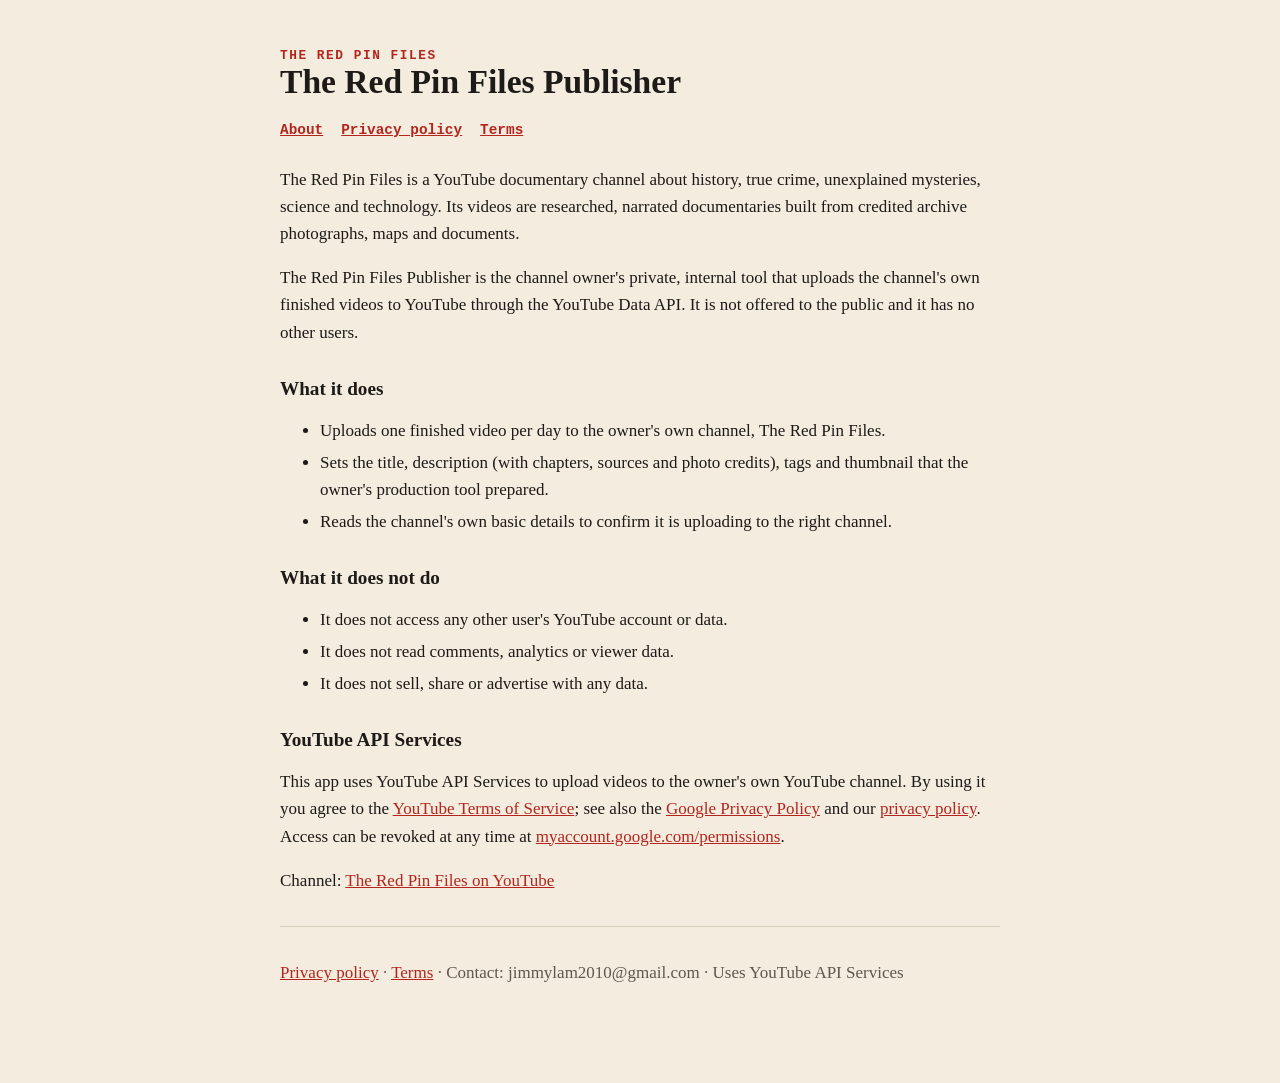
<file: index.html>
<!doctype html><html lang="en"><head><meta charset="utf-8"><meta name="viewport" content="width=device-width,initial-scale=1"><title>The Red Pin Files Publisher</title><link rel="stylesheet" href="style.css"></head><body><main>
<div class="kicker">The Red Pin Files</div><h1>The Red Pin Files Publisher</h1>
<nav><a href="index.html">About</a><a href="privacy.html">Privacy policy</a><a href="terms.html">Terms</a></nav>
<p>The Red Pin Files is a YouTube documentary channel about history, true crime, unexplained mysteries, science and technology. Its videos are researched, narrated documentaries built from credited archive photographs, maps and documents.</p>
<p>The Red Pin Files Publisher is the channel owner's private, internal tool that uploads the channel's own finished videos to YouTube through the YouTube Data API. It is not offered to the public and it has no other users.</p>
<h2>What it does</h2>
<ul><li>Uploads one finished video per day to the owner's own channel, The Red Pin Files.</li>
<li>Sets the title, description (with chapters, sources and photo credits), tags and thumbnail that the owner's production tool prepared.</li>
<li>Reads the channel's own basic details to confirm it is uploading to the right channel.</li></ul>
<h2>What it does not do</h2>
<ul><li>It does not access any other user's YouTube account or data.</li><li>It does not read comments, analytics or viewer data.</li><li>It does not sell, share or advertise with any data.</li></ul>
<h2>YouTube API Services</h2>
<p>This app uses YouTube API Services to upload videos to the owner's own YouTube channel. By using it you agree to the <a href="https://www.youtube.com/t/terms">YouTube Terms of Service</a>; see also the <a href="https://policies.google.com/privacy">Google Privacy Policy</a> and our <a href="privacy.html">privacy policy</a>. Access can be revoked at any time at <a href="https://myaccount.google.com/permissions">myaccount.google.com/permissions</a>.</p>
<p>Channel: <a href="https://www.youtube.com/@theredpinfiles">The Red Pin Files on YouTube</a></p>
<hr><p class="muted"><a href="privacy.html">Privacy policy</a> · <a href="terms.html">Terms</a> · Contact: jimmylam2010@gmail.com · Uses YouTube API Services</p></main></body></html>
</file>
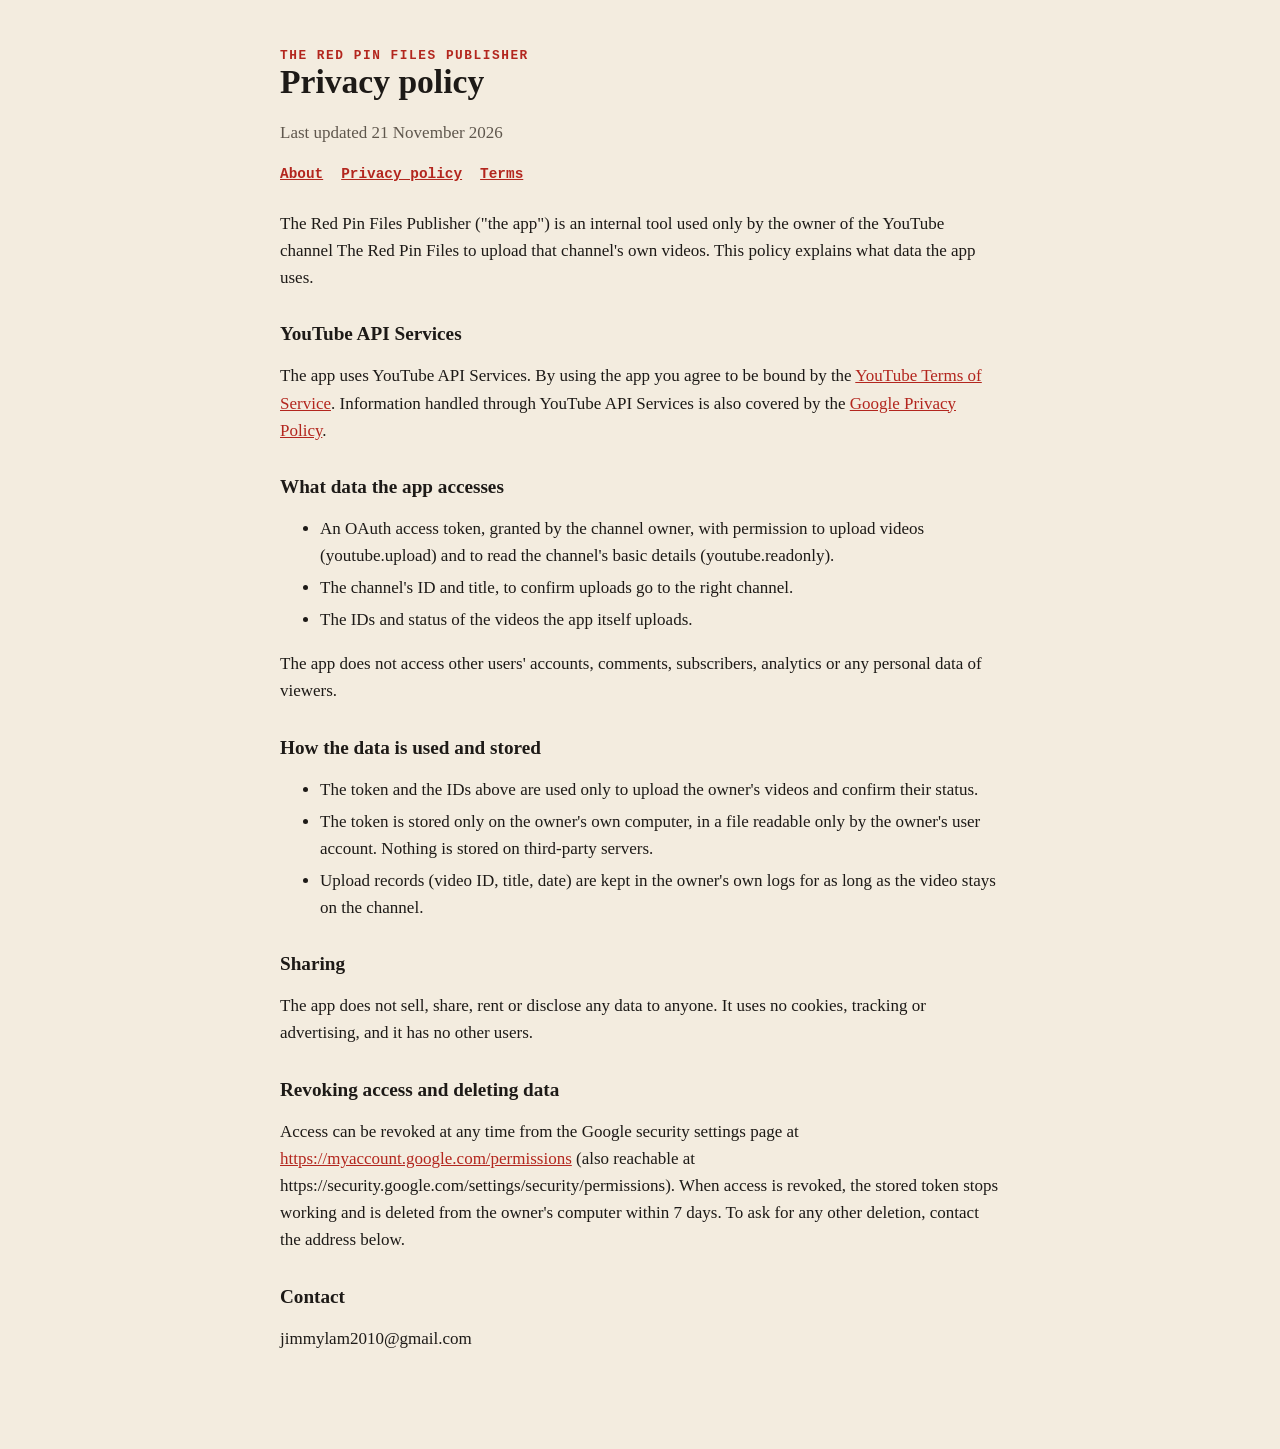
<file: privacy.html>
<!doctype html><html lang="en"><head><meta charset="utf-8"><meta name="viewport" content="width=device-width,initial-scale=1"><title>Privacy Policy · The Red Pin Files Publisher</title><link rel="stylesheet" href="style.css"></head><body><main>
<div class="kicker">The Red Pin Files Publisher</div><h1>Privacy policy</h1><p class="muted">Last updated 21 November 2026</p>
<nav><a href="index.html">About</a><a href="privacy.html">Privacy policy</a><a href="terms.html">Terms</a></nav>
<p>The Red Pin Files Publisher ("the app") is an internal tool used only by the owner of the YouTube channel The Red Pin Files to upload that channel's own videos. This policy explains what data the app uses.</p>
<h2>YouTube API Services</h2>
<p>The app uses YouTube API Services. By using the app you agree to be bound by the <a href="https://www.youtube.com/t/terms">YouTube Terms of Service</a>. Information handled through YouTube API Services is also covered by the <a href="https://policies.google.com/privacy">Google Privacy Policy</a>.</p>
<h2>What data the app accesses</h2>
<ul><li>An OAuth access token, granted by the channel owner, with permission to upload videos (youtube.upload) and to read the channel's basic details (youtube.readonly).</li>
<li>The channel's ID and title, to confirm uploads go to the right channel.</li>
<li>The IDs and status of the videos the app itself uploads.</li></ul>
<p>The app does not access other users' accounts, comments, subscribers, analytics or any personal data of viewers.</p>
<h2>How the data is used and stored</h2>
<ul><li>The token and the IDs above are used only to upload the owner's videos and confirm their status.</li>
<li>The token is stored only on the owner's own computer, in a file readable only by the owner's user account. Nothing is stored on third-party servers.</li>
<li>Upload records (video ID, title, date) are kept in the owner's own logs for as long as the video stays on the channel.</li></ul>
<h2>Sharing</h2><p>The app does not sell, share, rent or disclose any data to anyone. It uses no cookies, tracking or advertising, and it has no other users.</p>
<h2>Revoking access and deleting data</h2>
<p>Access can be revoked at any time from the Google security settings page at <a href="https://myaccount.google.com/permissions">https://myaccount.google.com/permissions</a> (also reachable at https://security.google.com/settings/security/permissions). When access is revoked, the stored token stops working and is deleted from the owner's computer within 7 days. To ask for any other deletion, contact the address below.</p>
<h2>Contact</h2><p>jimmylam2010@gmail.com</p></main></body></html>
</file>
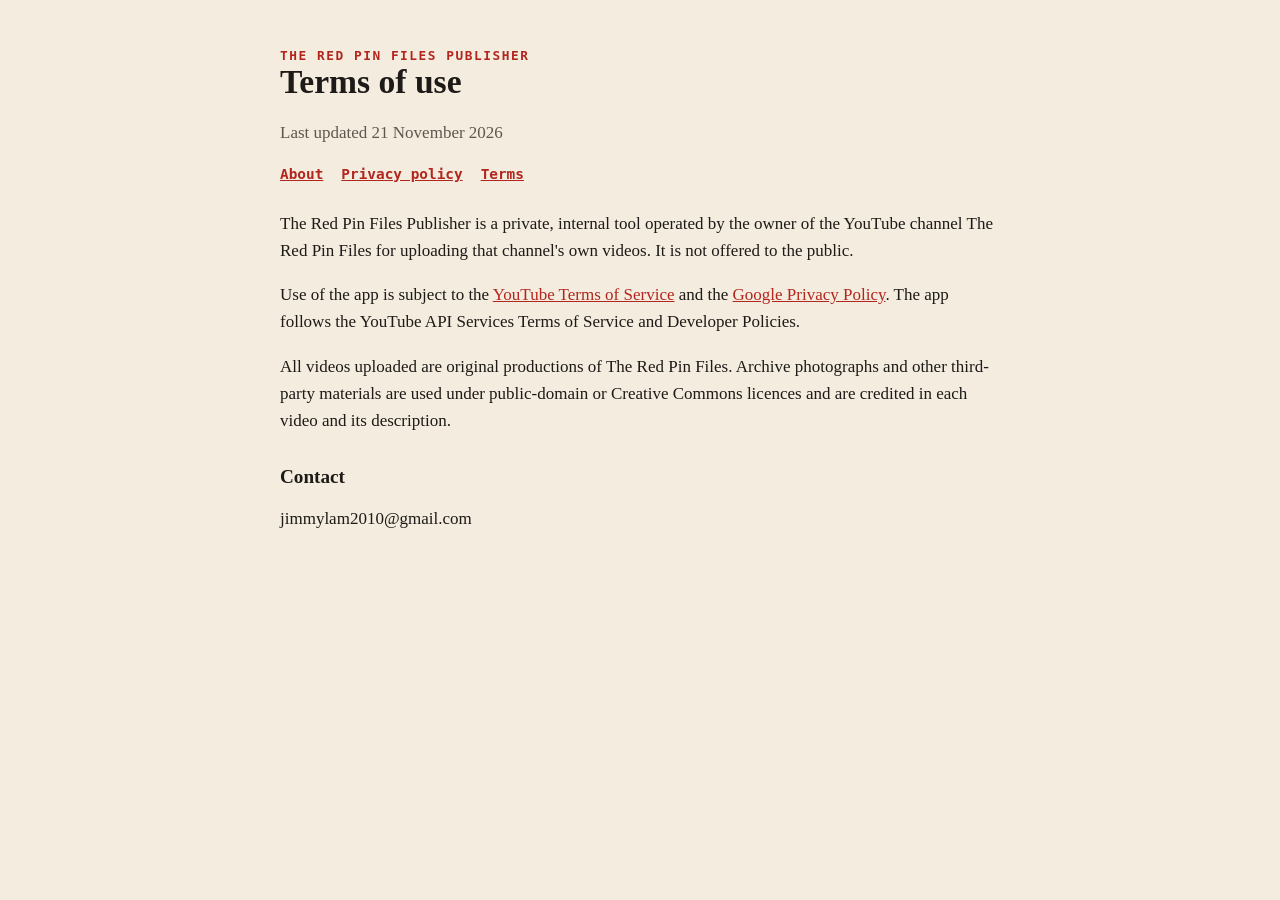
<file: terms.html>
<!doctype html><html lang="en"><head><meta charset="utf-8"><meta name="viewport" content="width=device-width,initial-scale=1"><title>Terms · The Red Pin Files Publisher</title><link rel="stylesheet" href="style.css"></head><body><main>
<div class="kicker">The Red Pin Files Publisher</div><h1>Terms of use</h1><p class="muted">Last updated 21 November 2026</p>
<nav><a href="index.html">About</a><a href="privacy.html">Privacy policy</a><a href="terms.html">Terms</a></nav>
<p>The Red Pin Files Publisher is a private, internal tool operated by the owner of the YouTube channel The Red Pin Files for uploading that channel's own videos. It is not offered to the public.</p>
<p>Use of the app is subject to the <a href="https://www.youtube.com/t/terms">YouTube Terms of Service</a> and the <a href="https://policies.google.com/privacy">Google Privacy Policy</a>. The app follows the YouTube API Services Terms of Service and Developer Policies.</p>
<p>All videos uploaded are original productions of The Red Pin Files. Archive photographs and other third-party materials are used under public-domain or Creative Commons licences and are credited in each video and its description.</p>
<h2>Contact</h2><p>jimmylam2010@gmail.com</p></main></body></html>
</file>
<file: style.css>
:root{--paper:#f3ecdf;--ink:#1d1a17;--muted:#5f574d;--red:#b3261e;--line:#d8cdb9}
*{box-sizing:border-box}body{margin:0;background:var(--paper);color:var(--ink);font:17px/1.6 Georgia,"Times New Roman",serif}
main{max-width:760px;margin:0 auto;padding:48px 20px 80px}h1{font:700 2.1rem/1.15 Georgia,serif;margin:0 0 6px}h2{font:700 1.2rem Georgia,serif;margin:2rem 0 .4rem}
.kicker{font:600 .8rem ui-monospace,Menlo,monospace;letter-spacing:.12em;text-transform:uppercase;color:var(--red)}
.muted{color:var(--muted)}a{color:var(--red)}nav{margin:20px 0 28px;font:600 .9rem ui-monospace,Menlo,monospace}nav a{margin-right:18px}
hr{border:0;border-top:1px solid var(--line);margin:2rem 0}li{margin:.3rem 0}
</file>
